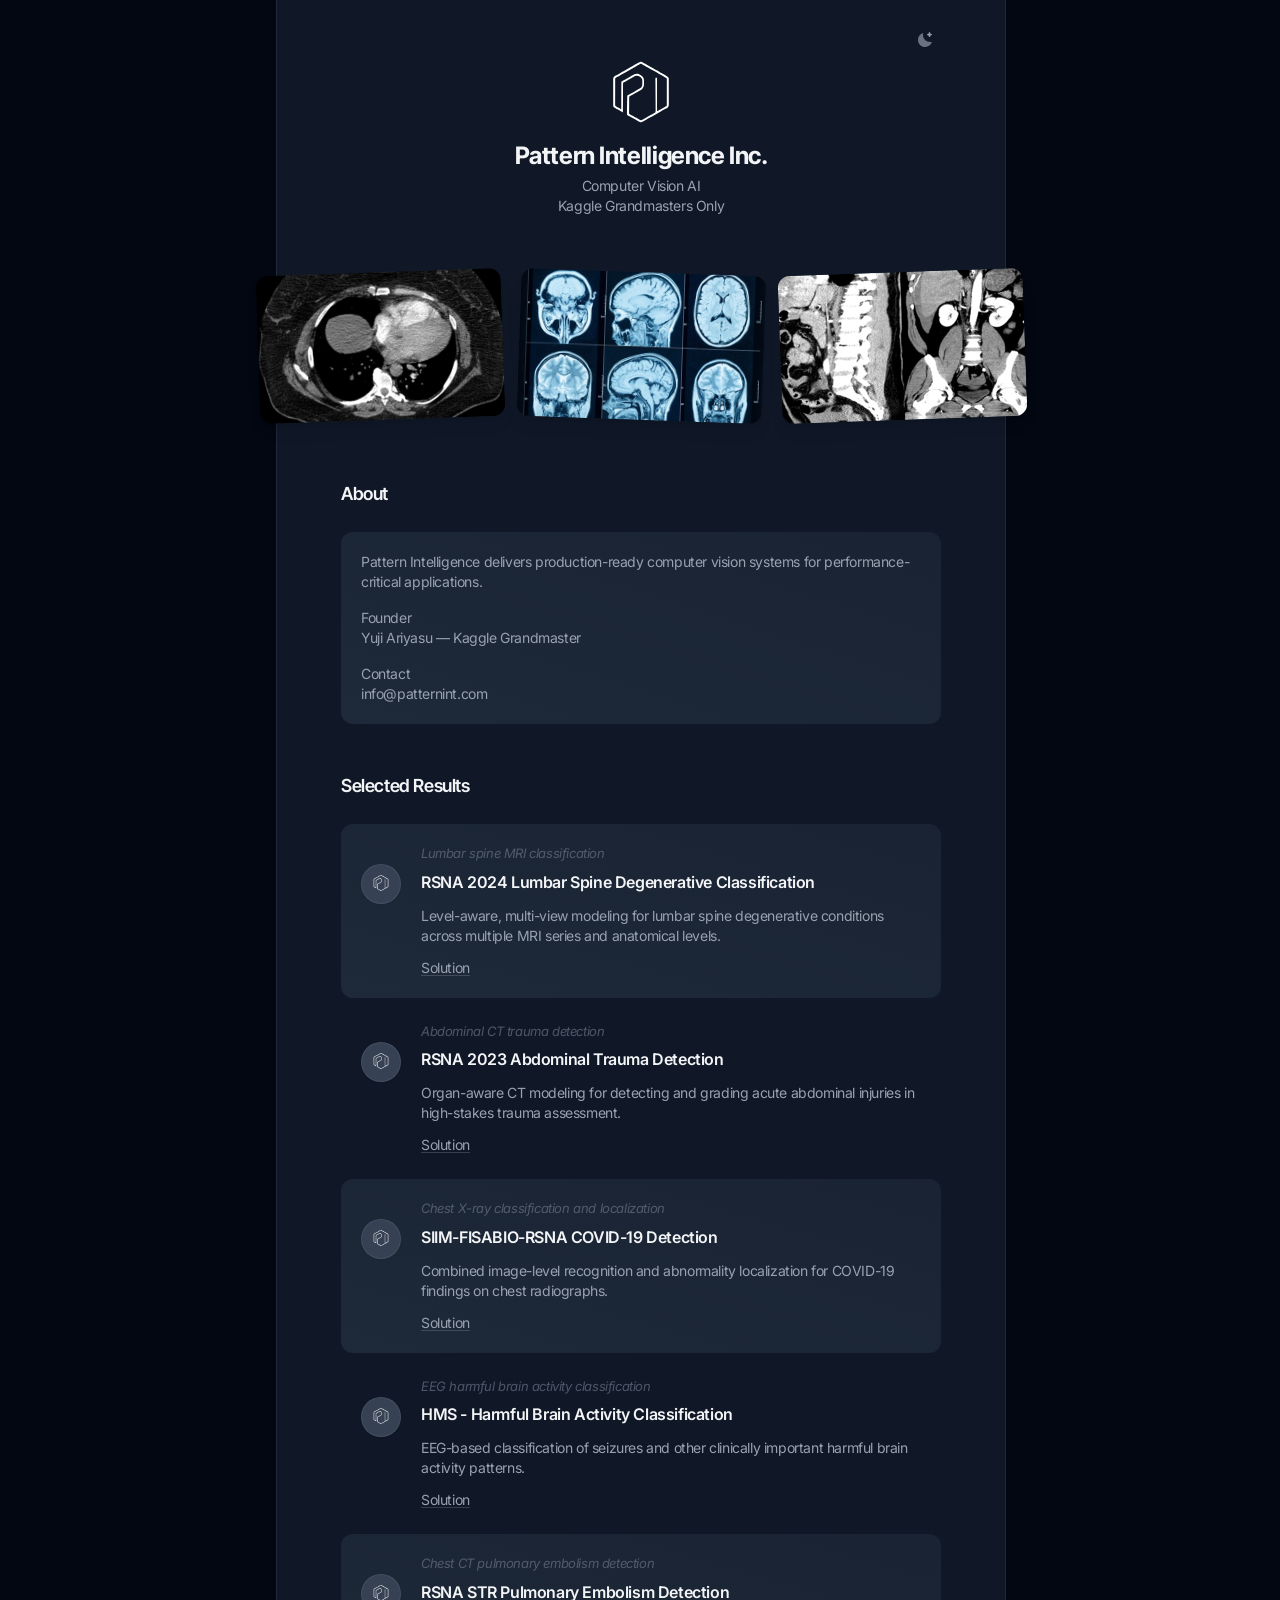
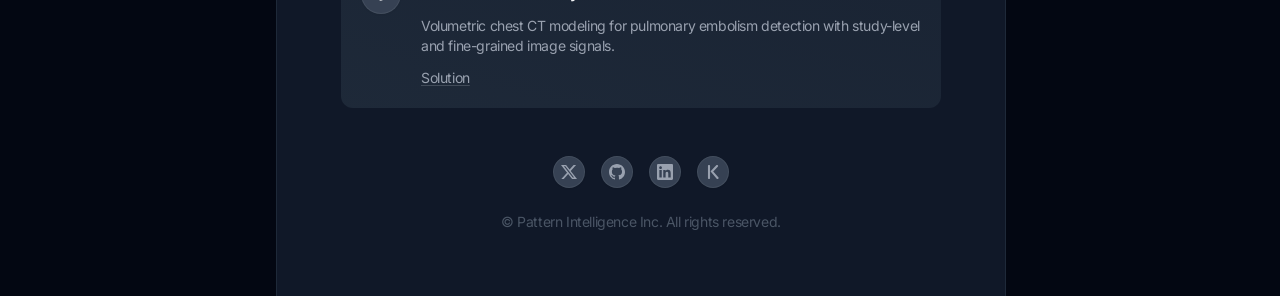
<file: index.html>
<!DOCTYPE html>
<html lang="en" translate="no" class="notranslate">

    <head>
        <meta charset="utf-8">
        <meta name="google" content="notranslate">
        <title>Computer Vision AI by Kaggle Grandmasters | Pattern Intelligence</title>
        <meta name="description" content="Pattern Intelligence builds production-ready computer vision systems for performance-critical applications.">
        <meta name="viewport" content="width=device-width,initial-scale=1">
        <link rel="canonical" href="https://patternint.com/">
        <link rel="icon" type="image/png" sizes="512x512" href="/images/favicon.png">
        <link rel="apple-touch-icon" sizes="180x180" href="/images/apple-touch-icon.png">
        <meta property="og:type" content="website">
        <meta property="og:title" content="Computer Vision AI by Kaggle Grandmasters | Pattern Intelligence">
        <meta property="og:description" content="Pattern Intelligence builds production-ready computer vision systems for performance-critical applications.">
        <meta property="og:url" content="https://patternint.com/">
        <meta property="og:site_name" content="Pattern Intelligence">
        <meta property="og:image" content="https://patternint.com/images/og_image.png">
        <meta property="og:image:alt" content="Pattern Intelligence — Computer Vision AI by Kaggle Grandmasters">
        <meta property="og:image:width" content="1536">
        <meta property="og:image:height" content="1024">
        <meta name="twitter:card" content="summary_large_image">
        <meta name="twitter:title" content="Computer Vision AI by Kaggle Grandmasters | Pattern Intelligence">
        <meta name="twitter:description" content="Pattern Intelligence builds production-ready computer vision systems for performance-critical applications.">
        <meta name="twitter:image" content="https://patternint.com/images/og_image.png">
        <meta name="twitter:image:alt" content="Pattern Intelligence — Computer Vision AI by Kaggle Grandmasters">
        <script async src="https://www.googletagmanager.com/gtag/js?id=G-V75BT884P9"></script>
        <script>
            window.dataLayer = window.dataLayer || [];
            function gtag() { dataLayer.push(arguments); }
            gtag('js', new Date());

            gtag('config', 'G-V75BT884P9');
        </script>
        <link href="./style.css" rel="stylesheet">
        <style>
            .brand-logo-white {
                display: none;
            }

            html.dark .brand-logo-black {
                display: none;
            }

            html.dark .brand-logo-white {
                display: inline-flex;
            }

            .hero-strip {
                display: flex;
                justify-content: center;
                gap: 1rem;
                margin-bottom: 0.75rem;
            }

            .hero-thumb {
                display: block;
                width: 245px;
                height: 148px;
                object-fit: cover;
                flex: 0 0 245px;
            }

            .result-links {
                display: flex;
                align-items: center;
                gap: 1rem;
                flex-wrap: wrap;
            }

            .result-link {
                display: inline-flex;
                align-items: center;
                gap: 0.2rem;
                transition: color 160ms ease, text-decoration-color 160ms ease, text-decoration-thickness 160ms ease, text-underline-offset 160ms ease;
                text-decoration: underline;
                text-decoration-thickness: 1px;
                text-underline-offset: 2px;
                text-decoration-color: rgba(107, 114, 128, 0.28);
            }

            html.dark .result-link {
                text-decoration-color: rgba(209, 213, 219, 0.2);
            }

            .result-link:hover,
            .result-link:focus-visible {
                color: #111827;
                text-decoration-color: currentColor;
                text-decoration-thickness: 1.5px;
                text-underline-offset: 3px;
            }

            html.dark .result-link:hover,
            html.dark .result-link:focus-visible {
                color: #f3f4f6;
            }

            .result-link-icon {
                display: none;
            }
        </style>
        <script>
            if (localStorage.getItem('dark-mode') === 'false') {
                document.querySelector('html').classList.remove('dark');
            } else {
                document.querySelector('html').classList.add('dark');
            }
        </script>
    </head>

    <body class="font-inter antialiased bg-gray-50 text-gray-800 dark:bg-gray-950 dark:text-gray-100 tracking-tight">
        <div class="overflow-hidden supports-[overflow:clip]:overflow-clip">
            <div class="max-w-[728px] mx-auto">
                <div class="w-full bg-white dark:bg-gray-900 border-x border-gray-100 dark:border-gray-800 box-content">
                    <div class="px-3 md:px-16">
                        <div class="flex flex-col min-h-screen">
        
                            <!-- Header -->
                            <header class="text-center pt-6">
                                <!-- Dark mode toggle -->
                                <div class="flex justify-end mb-2">
                                    <div class="inline-flex items-center justify-center ml-auto">
                                        <input type="checkbox" name="light-switch" id="light-switch" class="light-switch sr-only" />
                                        <label class="relative cursor-pointer p-2" for="light-switch">
                                            <svg class="dark:hidden" width="16" height="16" xmlns="http://www.w3.org/2000/svg">
                                                <path class="fill-gray-300"
                                                    d="M7 0h2v2H7zM12.88 1.637l1.414 1.415-1.415 1.413-1.413-1.414zM14 7h2v2h-2zM12.95 14.433l-1.414-1.413 1.413-1.415 1.415 1.414zM7 14h2v2H7zM2.98 14.364l-1.413-1.415 1.414-1.414 1.414 1.415zM0 7h2v2H0zM3.05 1.706 4.463 3.12 3.05 4.535 1.636 3.12z" />
                                                <path class="fill-gray-400"
                                                    d="M8 4C5.8 4 4 5.8 4 8s1.8 4 4 4 4-1.8 4-4-1.8-4-4-4Z" />
                                            </svg>
                                            <svg class="hidden dark:block" width="16" height="16"
                                                xmlns="http://www.w3.org/2000/svg">
                                                <path class="fill-gray-500"
                                                    d="M6.2 1C3.2 1.8 1 4.6 1 7.9 1 11.8 4.2 15 8.1 15c3.3 0 6-2.2 6.9-5.2C9.7 11.2 4.8 6.3 6.2 1Z" />
                                                <path class="fill-gray-400"
                                                    d="M12.5 5a.625.625 0 0 1-.625-.625 1.252 1.252 0 0 0-1.25-1.25.625.625 0 1 1 0-1.25 1.252 1.252 0 0 0 1.25-1.25.625.625 0 1 1 1.25 0c.001.69.56 1.249 1.25 1.25a.625.625 0 1 1 0 1.25c-.69.001-1.249.56-1.25 1.25A.625.625 0 0 1 12.5 5Z" />
                                            </svg>
                                            <span class="sr-only">Switch to light / dark version</span>
                                        </label>
                                    </div>
                                </div>
                                <!-- Intro -->
                                <div class="mb-10" style="margin-bottom:3.5rem;">
                                    <img class="inline-flex brand-logo-black" style="margin-top:-40px;margin-bottom:-28px;" src="./images/logo_black.svg" width="144" height="144" alt="Pattern Intelligence logo" />
                                    <img class="brand-logo-white" style="margin-top:-40px;margin-bottom:-28px;" src="./images/logo_white.svg" width="144" height="144" alt="Pattern Intelligence logo" />
                                    <div class="mb-5">
                                        <h1 class="font-inter-tight font-bold text-gray-800 dark:text-gray-100 text-2xl mb-1">Pattern Intelligence Inc.</h1>
                                        <p class="text-sm text-gray-600 dark:text-gray-400">Computer Vision AI<br>Kaggle Grandmasters Only</p>
                                    </div>
                                    <!-- <a class="btn-sm text-gray-200 dark:text-gray-800 bg-linear-to-r from-gray-800 to-gray-700 dark:from-gray-300 dark:to-gray-100 dark:hover:bg-gray-100 shadow-sm relative before:absolute before:inset-0 before:rounded-[inherit] before:bg-linear-[45deg,transparent_25%,var(--color-white)_50%,transparent_75%,transparent_100%] before:opacity-20 dark:before:opacity-100 dark:before:bg-linear-[45deg,transparent_25%,var(--color-white)_50%,transparent_75%,transparent_100%] before:bg-[length:250%_250%,100%_100%] before:bg-[position:200%_0,0_0] before:bg-no-repeat before:[transition:background-position_0s_ease] hover:before:bg-[position:-100%_0,0_0] hover:before:duration-1500" href="#0">Available For Work</a> -->
                                </div>
                                <div class="group hero-strip">
                                    <img class="hero-thumb rounded-xl even:rotate-2 odd:-rotate-2 group-hover:even:rotate-0 group-hover:odd:rotate-0 transition duration-300 ease-[cubic-bezier(.5,.85,.25,1.8)] shadow-lg" src="./images/header-image-04.optimized.jpg" width="245" height="148" alt="Header 01" />
                                    <img class="hero-thumb rounded-xl even:rotate-2 odd:-rotate-2 group-hover:even:rotate-0 group-hover:odd:rotate-0 transition duration-300 ease-[cubic-bezier(.5,.85,.25,1.8)] shadow-lg" src="./images/header-image-05.optimized.jpg" width="245" height="148" alt="Header 02" />
                                    <img class="hero-thumb rounded-xl even:rotate-2 odd:-rotate-2 group-hover:even:rotate-0 group-hover:odd:rotate-0 transition duration-300 ease-[cubic-bezier(.5,.85,.25,1.8)] shadow-lg" src="./images/header-image-03.optimized.jpg" width="245" height="148" alt="Header 03" />
                                </div>
                            </header>
        
                            <!-- Content -->
                            <main class="grow py-12 space-y-12">
                                <!-- About -->
                                <section>
                                <h2 class="font-inter-tight text-lg font-semibold text-gray-800 dark:text-gray-100 mb-6">About</h2>
                                <div class="p-5 rounded-xl bg-linear-to-tr from-gray-100 to-gray-50 dark:bg-linear-to-tr dark:from-gray-800 dark:to-gray-800/[0.65]">
                                
                                <p class="text-sm text-gray-600 dark:text-gray-400 mb-4">
                                  Pattern Intelligence delivers production-ready computer vision systems for performance-critical applications.
                                </p>
                                
                                <p class="text-sm text-gray-600 dark:text-gray-400 mb-4">
                                Founder<br>
                                Yuji Ariyasu — Kaggle Grandmaster
                                </p>
                                
                                <p class="text-sm text-gray-600 dark:text-gray-400">
                                Contact<br>
                                info@patternint.com
                                </p>
                                
                                </div>
                              </section>
      
                              <!-- Selected Results -->
                              <section>
                                <h2 class="font-inter-tight text-lg font-semibold text-gray-800 dark:text-gray-100 mb-6">Selected Results</h2>

                                <div class="space-y-1">

                                    <!-- Result #1 -->
                                    <article class="p-5 rounded-xl odd:bg-linear-to-tr odd:from-gray-100 odd:to-gray-50 dark:odd:bg-linear-to-tr dark:odd:from-gray-800 dark:odd:to-gray-800/[0.65]">
                                        <div class="sm:flex gap-5">
                                            <div class="shrink-0 w-10 h-10 rounded-full flex items-center justify-center bg-white dark:bg-gray-700 border border-gray-200 dark:border-gray-600/[0.65] shadow-xs max-sm:mb-3 sm:mt-5">
                                              <img class="brand-logo-black result-badge-logo" src="./images/logo_black.svg" alt="">
                                              <img class="brand-logo-white result-badge-logo" src="./images/logo_white.svg" alt="">
                                            </div>
                                            <div>
                                                <div class="space-y-1.5 mb-3">
                                                    <div class="text-[13px] italic text-gray-500/70">Lumbar spine MRI classification</div>
                                                    <h3 class="font-semibold text-gray-800 dark:text-gray-100">
                                                        <a class="hover:underline decoration-2 decoration-gray-300 dark:decoration-gray-600 underline-offset-2" href="https://www.kaggle.com/competitions/rsna-2024-lumbar-spine-degenerative-classification/overview" target="_blank" rel="noopener noreferrer">RSNA 2024 Lumbar Spine Degenerative Classification</a>
                                                    </h3>
                                                </div>
                                                <p class="text-sm text-gray-600 dark:text-gray-400 mb-3">
                                                    Level-aware, multi-view modeling for lumbar spine degenerative conditions across multiple MRI series and anatomical levels.
                                                </p>
                                                <p class="text-sm text-gray-600 dark:text-gray-400 result-links">
                                                    <a class="result-link" href="https://www.kaggle.com/competitions/rsna-2024-lumbar-spine-degenerative-classification/writeups/ianpan-kevin-yuji-bartley-2nd-place-solution" target="_blank" rel="noopener noreferrer"><span>Solution</span><span class="result-link-icon" aria-hidden="true">&#8599;</span></a>
                                                </p>
                                            </div>
                                        </div>
                                    </article>

                                    <!-- Result #2 -->
                                    <article class="p-5 rounded-xl odd:bg-linear-to-tr odd:from-gray-100 odd:to-gray-50 dark:odd:bg-linear-to-tr dark:odd:from-gray-800 dark:odd:to-gray-800/[0.65]">
                                        <div class="sm:flex gap-5">
                                            <div class="shrink-0 w-10 h-10 rounded-full flex items-center justify-center bg-white dark:bg-gray-700 border border-gray-200 dark:border-gray-600/[0.65] shadow-xs max-sm:mb-3 sm:mt-5">
                                              <img class="brand-logo-black result-badge-logo" src="./images/logo_black.svg" alt="">
                                              <img class="brand-logo-white result-badge-logo" src="./images/logo_white.svg" alt="">
                                            </div>
                                            <div>
                                                <div class="space-y-1.5 mb-3">
                                                    <div class="text-[13px] italic text-gray-500/70">Abdominal CT trauma detection</div>
                                                    <h3 class="font-semibold text-gray-800 dark:text-gray-100">
                                                        <a class="hover:underline decoration-2 decoration-gray-300 dark:decoration-gray-600 underline-offset-2" href="https://www.kaggle.com/competitions/rsna-2023-abdominal-trauma-detection/overview" target="_blank" rel="noopener noreferrer">RSNA 2023 Abdominal Trauma Detection</a>
                                                    </h3>
                                                </div>
                                                <p class="text-sm text-gray-600 dark:text-gray-400 mb-3">
                                                    Organ-aware CT modeling for detecting and grading acute abdominal injuries in high-stakes trauma assessment.
                                                </p>
                                                <p class="text-sm text-gray-600 dark:text-gray-400 result-links">
                                                    <a class="result-link" href="https://www.kaggle.com/competitions/rsna-2023-abdominal-trauma-detection/writeups/aillis-jp-yuji-ariyasu-3rd-place-solution" target="_blank" rel="noopener noreferrer"><span>Solution</span><span class="result-link-icon" aria-hidden="true">&#8599;</span></a>
                                                </p>
                                            </div>
                                        </div>
                                    </article>

                                    <!-- Result #3 -->
                                    <article class="p-5 rounded-xl odd:bg-linear-to-tr odd:from-gray-100 odd:to-gray-50 dark:odd:bg-linear-to-tr dark:odd:from-gray-800 dark:odd:to-gray-800/[0.65]">
                                        <div class="sm:flex gap-5">
                                            <div class="shrink-0 w-10 h-10 rounded-full flex items-center justify-center bg-white dark:bg-gray-700 border border-gray-200 dark:border-gray-600/[0.65] shadow-xs max-sm:mb-3 sm:mt-5">
                                              <img class="brand-logo-black result-badge-logo" src="./images/logo_black.svg" alt="">
                                              <img class="brand-logo-white result-badge-logo" src="./images/logo_white.svg" alt="">
                                            </div>
                                            <div>
                                                <div class="space-y-1.5 mb-3">
                                                    <div class="text-[13px] italic text-gray-500/70">Chest X-ray classification and localization</div>
                                                    <h3 class="font-semibold text-gray-800 dark:text-gray-100">
                                                        <a class="hover:underline decoration-2 decoration-gray-300 dark:decoration-gray-600 underline-offset-2" href="https://www.kaggle.com/competitions/siim-covid19-detection/overview" target="_blank" rel="noopener noreferrer">SIIM-FISABIO-RSNA COVID-19 Detection</a>
                                                    </h3>
                                                </div>
                                                <p class="text-sm text-gray-600 dark:text-gray-400 mb-3">
                                                    Combined image-level recognition and abnormality localization for COVID-19 findings on chest radiographs.
                                                </p>
                                                <p class="text-sm text-gray-600 dark:text-gray-400 result-links">
                                                    <a class="result-link" href="https://www.kaggle.com/competitions/siim-covid19-detection/writeups/aillis-yuji-ian-3rd-place-solution" target="_blank" rel="noopener noreferrer"><span>Solution</span><span class="result-link-icon" aria-hidden="true">&#8599;</span></a>
                                                </p>
                                            </div>
                                        </div>
                                    </article>

                                    <!-- Result #4 -->
                                    <article class="p-5 rounded-xl odd:bg-linear-to-tr odd:from-gray-100 odd:to-gray-50 dark:odd:bg-linear-to-tr dark:odd:from-gray-800 dark:odd:to-gray-800/[0.65]">
                                        <div class="sm:flex gap-5">
                                            <div class="shrink-0 w-10 h-10 rounded-full flex items-center justify-center bg-white dark:bg-gray-700 border border-gray-200 dark:border-gray-600/[0.65] shadow-xs max-sm:mb-3 sm:mt-5">
                                              <img class="brand-logo-black result-badge-logo" src="./images/logo_black.svg" alt="">
                                              <img class="brand-logo-white result-badge-logo" src="./images/logo_white.svg" alt="">
                                            </div>
                                            <div>
                                                <div class="space-y-1.5 mb-3">
                                                    <div class="text-[13px] italic text-gray-500/70">EEG harmful brain activity classification</div>
                                                    <h3 class="font-semibold text-gray-800 dark:text-gray-100">
                                                        <a class="hover:underline decoration-2 decoration-gray-300 dark:decoration-gray-600 underline-offset-2" href="https://www.kaggle.com/competitions/hms-harmful-brain-activity-classification/overview" target="_blank" rel="noopener noreferrer">HMS - Harmful Brain Activity Classification</a>
                                                    </h3>
                                                </div>
                                                <p class="text-sm text-gray-600 dark:text-gray-400 mb-3">
                                                    EEG-based classification of seizures and other clinically important harmful brain activity patterns.
                                                </p>
                                                <p class="text-sm text-gray-600 dark:text-gray-400 result-links">
                                                    <a class="result-link" href="https://www.kaggle.com/competitions/hms-harmful-brain-activity-classification/writeups/aillis-go-bilzard-4th-place-solution" target="_blank" rel="noopener noreferrer"><span>Solution</span><span class="result-link-icon" aria-hidden="true">&#8599;</span></a>
                                                </p>
                                            </div>
                                        </div>
                                    </article>

                                    <!-- Result #5 -->
                                    <article class="p-5 rounded-xl odd:bg-linear-to-tr odd:from-gray-100 odd:to-gray-50 dark:odd:bg-linear-to-tr dark:odd:from-gray-800 dark:odd:to-gray-800/[0.65]">
                                        <div class="sm:flex gap-5">
                                            <div class="shrink-0 w-10 h-10 rounded-full flex items-center justify-center bg-white dark:bg-gray-700 border border-gray-200 dark:border-gray-600/[0.65] shadow-xs max-sm:mb-3 sm:mt-5">
                                              <img class="brand-logo-black result-badge-logo" src="./images/logo_black.svg" alt="">
                                              <img class="brand-logo-white result-badge-logo" src="./images/logo_white.svg" alt="">
                                            </div>
                                            <div>
                                                <div class="space-y-1.5 mb-3">
                                                    <div class="text-[13px] italic text-gray-500/70">Chest CT pulmonary embolism detection</div>
                                                    <h3 class="font-semibold text-gray-800 dark:text-gray-100">
                                                        <a class="hover:underline decoration-2 decoration-gray-300 dark:decoration-gray-600 underline-offset-2" href="https://www.kaggle.com/competitions/rsna-str-pulmonary-embolism-detection/overview" target="_blank" rel="noopener noreferrer">RSNA STR Pulmonary Embolism Detection</a>
                                                    </h3>
                                                </div>
                                                <p class="text-sm text-gray-600 dark:text-gray-400 mb-3">
                                                    Volumetric chest CT modeling for pulmonary embolism detection with study-level and fine-grained image signals.
                                                </p>
                                                <p class="text-sm text-gray-600 dark:text-gray-400 result-links">
                                                    <a class="result-link" href="https://www.kaggle.com/competitions/rsna-str-pulmonary-embolism-detection/writeups/aillis-yuji-jan-yama-provisional-8th-place-solutio" target="_blank" rel="noopener noreferrer"><span>Solution</span><span class="result-link-icon" aria-hidden="true">&#8599;</span></a>
                                                </p>
                                            </div>
                                        </div>
                                    </article>

                                    <!-- Result #6 -->
                                    <!-- <article class="p-5 rounded-xl odd:bg-linear-to-tr odd:from-gray-100 odd:to-gray-50 dark:odd:bg-linear-to-tr dark:odd:from-gray-800 dark:odd:to-gray-800/[0.65]">
                                        <div class="sm:flex gap-5">
                                            <div class="shrink-0 w-10 h-10 rounded-full flex items-center justify-center bg-white dark:bg-gray-700 border border-gray-200 dark:border-gray-600/[0.65] shadow-xs max-sm:mb-3 sm:mt-5">
                                              <img class="brand-logo-black result-badge-logo" src="./images/logo_black.svg" alt="">
                                              <img class="brand-logo-white result-badge-logo" src="./images/logo_white.svg" alt="">
                                            </div>
                                            <div>
                                                <div class="space-y-1.5 mb-3">
                                                    <div class="text-[13px] italic text-gray-500/70">Graph-to-table extraction</div>
                                                    <h3 class="font-semibold text-gray-800 dark:text-gray-100">
                                                        <a class="hover:underline decoration-2 decoration-gray-300 dark:decoration-gray-600 underline-offset-2" href="https://www.kaggle.com/competitions/benetech-making-graphs-accessible/overview" target="_blank" rel="noopener noreferrer">Benetech - Making Graphs Accessible</a>
                                                    </h3>
                                                </div>
                                                <p class="text-sm text-gray-600 dark:text-gray-400 mb-3">
                                                    Chart understanding pipeline for reconstructing structured values from scientific and business graphs.
                                                </p>
                                                <p class="text-sm text-gray-600 dark:text-gray-400 result-links">
                                                    <a class="result-link" href="https://www.kaggle.com/competitions/benetech-making-graphs-accessible/discussion/418706" target="_blank" rel="noopener noreferrer"><span>Solution</span><span class="result-link-icon" aria-hidden="true">&#8599;</span></a>
                                                </p>
                                            </div>
                                        </div>
                                    </article> -->

                                </div>
                              </section>                                    

                            </main>
        
                            <!-- Footer -->
                            <footer class="space-y-12 text-center pb-16">
                                <div class="space-y-6">
                                    <!-- Social icons -->
                                    <ul class="inline-flex gap-4">
                                      <li>
                                        <a class="w-8 h-8 rounded-full flex items-center justify-center bg-white dark:bg-gray-700 border border-gray-200 dark:border-gray-600/[0.65] shadow-xs text-gray-600 hover:text-gray-800 dark:text-gray-400 dark:hover:text-gray-100 transition-colors"
                                           href="https://x.com/aryyyyy221"
                                           aria-label="X"
                                           target="_blank"
                                           rel="noopener noreferrer">
                                            <svg class="fill-current" xmlns="http://www.w3.org/2000/svg" width="16" height="14">
                                                <path d="M16 14h-4.938L7.197 9.108 2.771 14H.316l5.736-6.342L0 0h5.063l3.496 4.476L12.601 0h2.454L9.697 5.932 16 14Zm-4.26-1.422h1.36L4.323 1.347H2.865l8.875 11.231Z"/>
                                            </svg>
                                        </a>
                                      </li>
                                      
                                      <li>
                                        <a class="w-8 h-8 rounded-full flex items-center justify-center bg-white dark:bg-gray-700 border border-gray-200 dark:border-gray-600/[0.65] shadow-xs text-gray-600 hover:text-gray-800 dark:text-gray-400 dark:hover:text-gray-100 transition-colors"
                                           href="https://github.com/yujiariyasu"
                                           aria-label="GitHub"
                                           target="_blank"
                                           rel="noopener noreferrer">
                                            <svg class="fill-current" xmlns="http://www.w3.org/2000/svg" width="16" height="16">
                                                <path d="M7.95 0C3.578 0 0 3.578 0 7.95c0 3.479 2.286 6.46 5.466 7.553.397.1.497-.199.497-.397v-1.392c-2.187.497-2.683-.994-2.683-.994-.398-.894-.895-1.192-.895-1.192-.696-.497.1-.497.1-.497.795.1 1.192.795 1.192.795.696 1.292 1.888.894 2.286.696.1-.497.298-.895.497-1.093-1.79-.2-3.578-.895-3.578-3.976 0-.894.298-1.59.795-2.087-.1-.198-.397-.993.1-2.086 0 0 .695-.2 2.186.795a6.408 6.408 0 0 1 1.987-.299c.696 0 1.392.1 1.988.299 1.49-.994 2.186-.796 2.186-.796.398 1.094.199 1.889.1 2.087.496.597.795 1.292.795 2.087 0 3.081-1.889 3.677-3.677 3.876.298.398.596.895.596 1.59v2.187c0 .198.1.496.596.397C13.714 14.41 16 11.43 16 7.95 15.9 3.578 12.323 0 7.95 0Z"/>
                                            </svg>
                                        </a>
                                      </li>
                                      
                                      <li>
                                        <a class="w-8 h-8 rounded-full flex items-center justify-center bg-white dark:bg-gray-700 border border-gray-200 dark:border-gray-600/[0.65] shadow-xs text-gray-600 hover:text-gray-800 dark:text-gray-400 dark:hover:text-gray-100 transition-colors"
                                           href="https://www.linkedin.com/in/yuji-ariyasu-444249196/"
                                           aria-label="LinkedIn"
                                           target="_blank"
                                           rel="noopener noreferrer">
                                            <svg class="fill-current" xmlns="http://www.w3.org/2000/svg" width="16" height="16">
                                                <path d="M14.82 0H1.18C.53 0 0 .52 0 1.16v13.68C0 15.48.53 16 1.18 16h13.64c.65 0 1.18-.52 1.18-1.16V1.16C16 .52 15.47 0 14.82 0zM4.75 13.5H2.37V6h2.38v7.5zM3.56 5.04c-.76 0-1.37-.61-1.37-1.36S2.8 2.32 3.56 2.32c.75 0 1.36.61 1.36 1.36S4.31 5.04 3.56 5.04zM13.63 13.5h-2.37V9.83c0-.87-.02-2-1.22-2-1.23 0-1.42.96-1.42 1.94v3.73H6.25V6h2.28v1.03h.03c.32-.6 1.1-1.23 2.27-1.23 2.43 0 2.88 1.6 2.88 3.68v4.02z"/>
                                            </svg>
                                        </a>
                                      </li>

                                      <li>
                                        <a class="w-8 h-8 rounded-full flex items-center justify-center bg-white dark:bg-gray-700 border border-gray-200 dark:border-gray-600/[0.65] shadow-xs text-gray-600 hover:text-gray-800 dark:text-gray-400 dark:hover:text-gray-100 transition-colors"
                                           href="https://www.kaggle.com/yujiariyasu"
                                           aria-label="Kaggle"
                                           target="_blank"
                                           rel="noopener noreferrer">
                                            <svg xmlns="http://www.w3.org/2000/svg" width="12" height="14" viewBox="0 0 12 14" fill="none" aria-hidden="true">
                                                <path d="M2 1V13M10 1L4.8 6.4L10.5 13" stroke="currentColor" stroke-width="2.1" stroke-linecap="round" stroke-linejoin="round" />
                                            </svg>
                                        </a>
                                      </li>
                                    </ul>
                                    <!-- Copyright notes -->
                                    <p class="text-sm text-gray-400 dark:text-gray-600">&copy; Pattern Intelligence Inc. All rights reserved.</p>
                                </div>
                            </footer>
        
                        </div>
                    </div>
                </div>
            </div>
        </div>

        <script src="./js/vendors/alpinejs.min.js" defer></script>
        <script src="./js/main.js"></script>

    </body>

</html>
</file>
